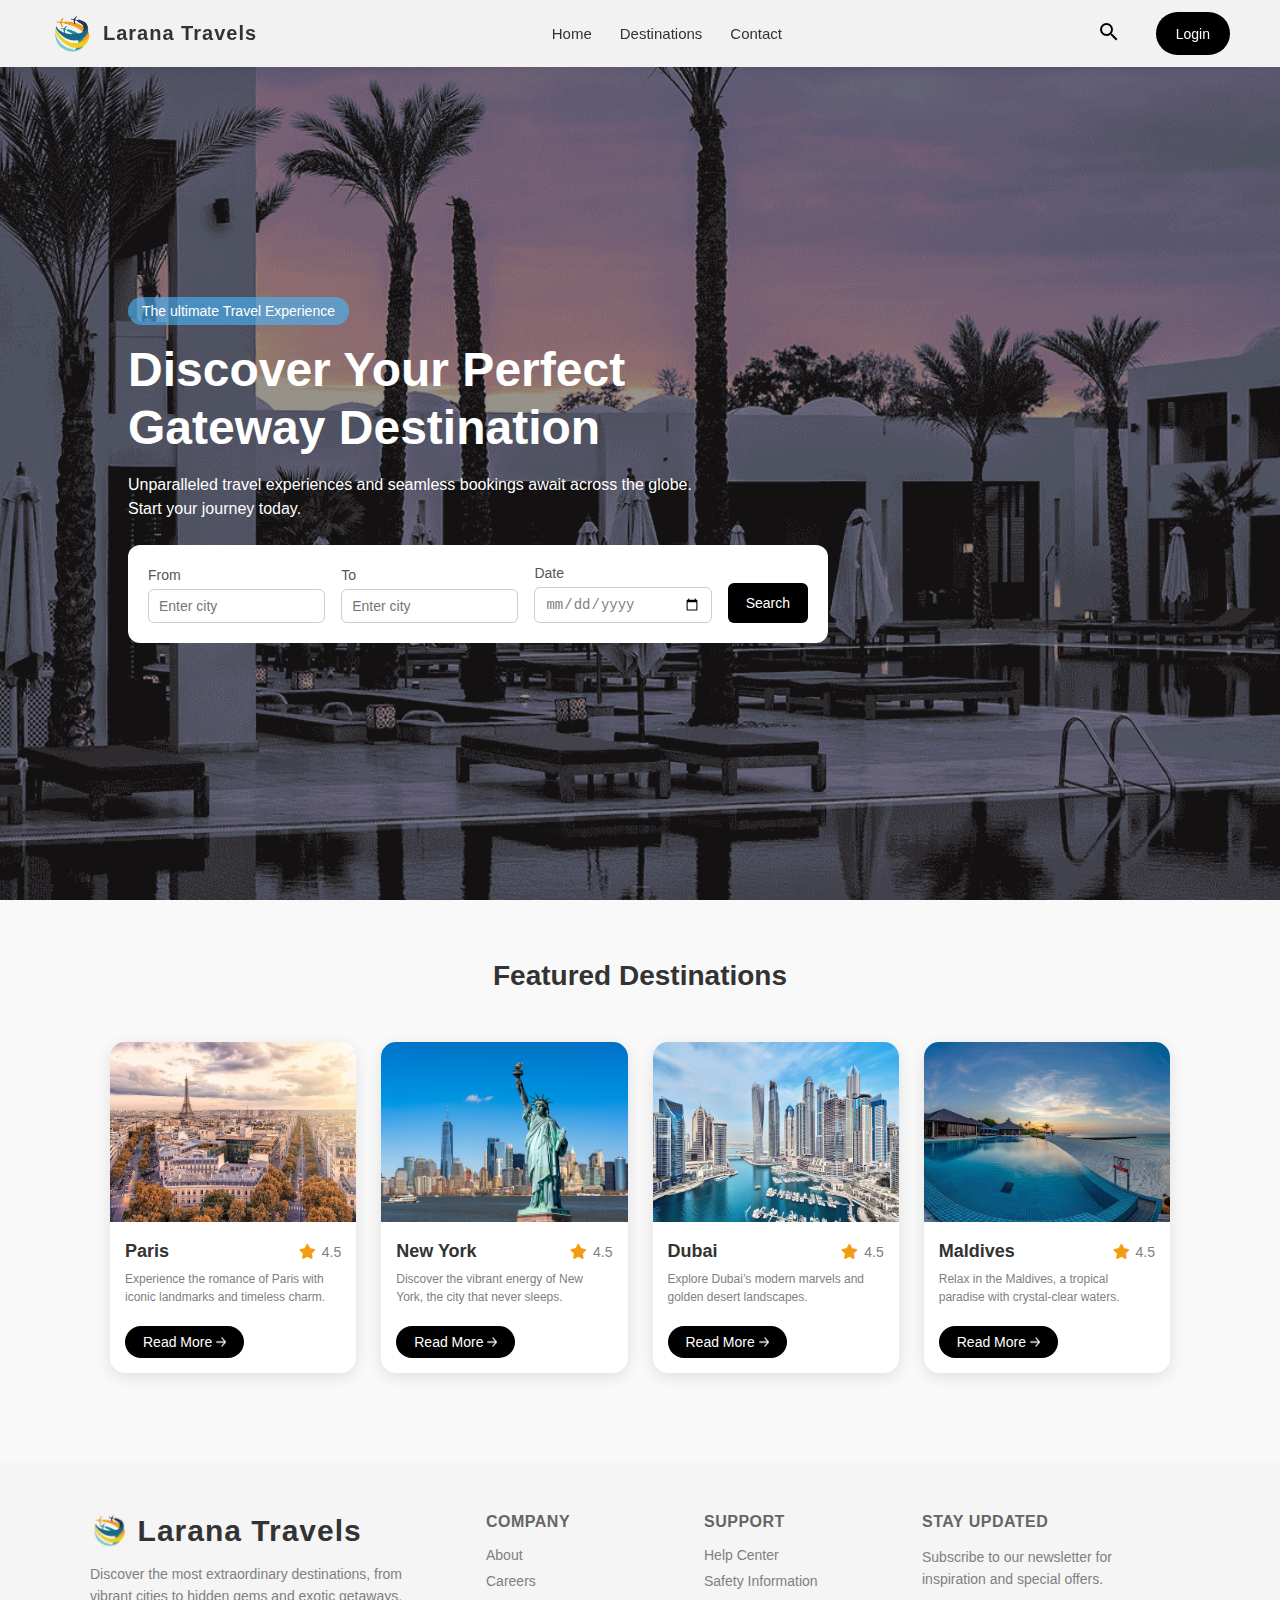
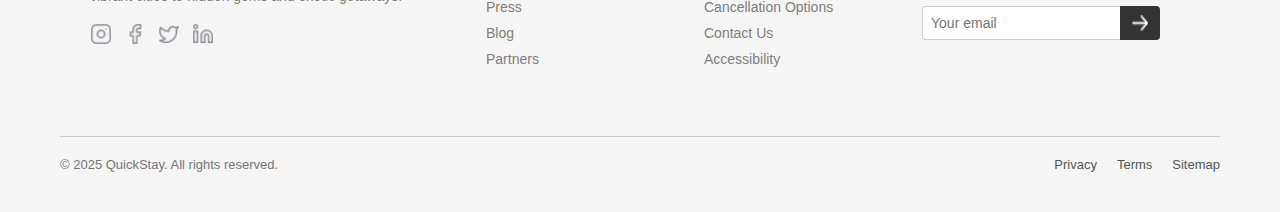
<file: index.html>
<!DOCTYPE html>
<html lang="en">
<head>
  <meta charset="UTF-8">
  <meta name="viewport" content="width=device-width, initial-scale=1.0">
  <title>Travel Booking - Home</title>
  <link rel="stylesheet" href="style.css">
  <link href="https://fonts.googleapis.com/icon?family=Material+Icons" rel="stylesheet">
  <link rel="stylesheet" href="https://cdnjs.cloudflare.com/ajax/libs/font-awesome/6.5.0/css/all.min.css">

</head>
<body>
  
    <!-- Navbar placeholder -->
  <div id="navbar"></div>

<section class="hero">
  <div class="hero-content">
    <p class="tagline">The ultimate Travel Experience</p>
    <h1>Discover Your Perfect Gateway Destination</h1>
    <p class="subtitle">
      Unparalleled travel experiences and seamless bookings await across the globe. <br> Start your journey today.
    </p>

    <!-- Search Bar -->
    <form class="search-form">
      <div class="form-group">
        <label for="from">From</label>
        <input type="text" id="from" list="cities" placeholder="Enter city" required />
        <datalist id="cities">
          <option value="New York"></option>
          <option value="Paris"></option>
          <option value="Maldives"></option>
          <option value="Dubai"></option>
          <option value="Istanbul"></option>
          <option value="San Francisco"></option>
        </datalist>
      </div>

      <div class="form-group">
        <label for="to">To</label>
        <input type="text" id="to" list="cities" placeholder="Enter city" required />
        <datalist id="cities">
          <option value="New York"></option>
          <option value="Paris"></option>
          <option value="Maldives"></option>
          <option value="Dubai"></option>
          <option value="Istanbul"></option>
          <option value="San Francisco"></option>
        </datalist>
      </div>

      <div class="form-group">
        <label for="date">Date</label>
        <input type="date" id="date" required />
      </div>

      <button type="submit" class="btn-search">
        Search
      </button>
    </form>
  </div>
</section>

<!-- Featured Destinations -->
<section class="featured-destinations">
    <h2>Featured Destinations</h2>
    <div class="card-container">

      <!-- Card 1 -->
      <div class="destination-card">
        <div class="card-image">
          <img src="assets/paris.jpg" alt="Paris">
        </div>
        <div class="card-content">
          <h3> Paris <span class="rating"><i class="fas fa-star"></i> 4.5</span></h3>
          <p class="description">Experience the romance of Paris with iconic landmarks and timeless charm.</p>
          <div class="card-footer">
            <a href="pages/booking.html?id=paris" class="book-btn">Read More
              <img src="assets/arrowIcon.png" alt="arrow-icon" />
            </a>  
            
          </div>
        </div>
      </div>

     <!-- Card 2 -->
      <div class="destination-card">
        <div class="card-image">
          <img src="assets/newyork.jpeg" alt="New York">
        </div>
        <div class="card-content">
          <h3> New York <span class="rating"><i class="fas fa-star"></i> 4.5</span></h3>
          <p class="description">Discover the vibrant energy of New York, the city that never sleeps.</p>
          <div class="card-footer">
            <a href="pages/booking.html?id=newyork" class="book-btn">Read More
              <img src="assets/arrowIcon.png" alt="arrow-icon" />
            </a>
          </div>
        </div>
      </div>

      <!-- Card 3 -->
      <div class="destination-card">
        <div class="card-image">
          <img src="assets/dubai.jpg" alt="Dubai">
        </div>
        <div class="card-content">
          <h3> Dubai <span class="rating"><i class="fas fa-star"></i> 4.5</span></h3>
          <p class="description">Explore Dubai’s modern marvels and golden desert landscapes.</p>
          <div class="card-footer">
            <a href="pages/booking.html?id=dubai" class="book-btn">Read More
              <img src="assets/arrowIcon.png" alt="arrow-icon" />
            </a>
          </div>
        </div>
      </div>

      <!-- Card 4 -->
      <div class="destination-card">
        <div class="card-image">
          <img src="assets/maldives.jpg" alt="Maldives">
        </div>
        <div class="card-content">
          <h3> Maldives <span class="rating"><i class="fas fa-star"></i> 4.5</span></h3>
          <p class="description">Relax in the Maldives, a tropical paradise with crystal-clear waters.</p>
          <div class="card-footer">
            <a href="pages/booking.html?id=maldives" class="book-btn">Read More
              <img src="assets/arrowIcon.png" alt="arrow-icon" />
            </a>
          </div>
        </div>
      </div>

    </div>
  </section>

  <!-- Footer placeholder -->
  <div id="footer"></div>

  <!-- Load Components -->
  <script src="../loadComponents.js"></script>


</body>
</html>
</file>
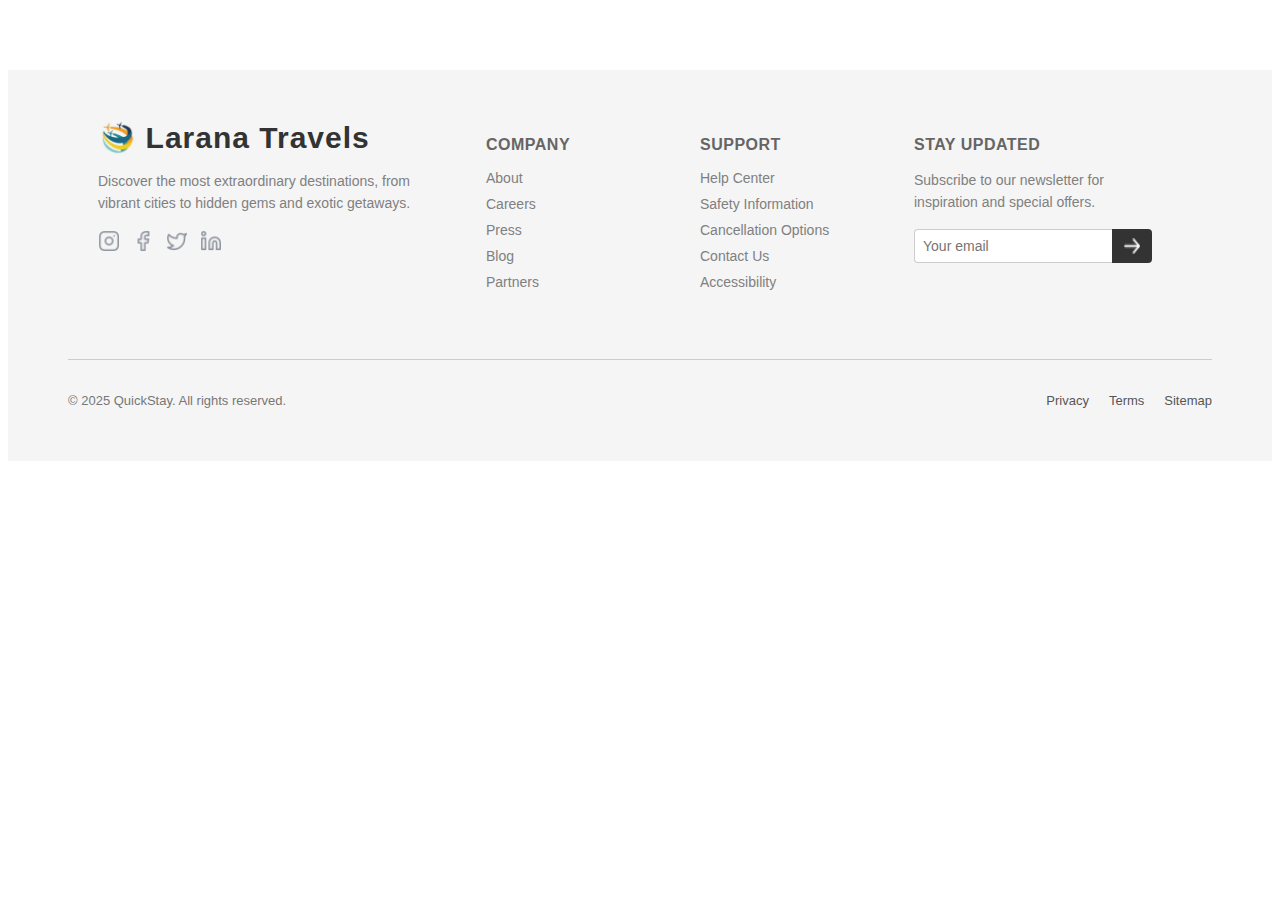
<file: footer.html>
<!DOCTYPE html>
<html lang="en">
<head>
  <meta charset="UTF-8">
  <meta name="viewport" content="width=device-width, initial-scale=1.0">
  <link href="https://fonts.googleapis.com/css2?family=Material+Icons" rel="stylesheet">
  <link rel="stylesheet" href="https://cdnjs.cloudflare.com/ajax/libs/font-awesome/6.5.0/css/all.min.css">

</head>
<body>
    <style>
        /* Footer */
.footer {
  background-color: #f5f5f5;
  color: #333;
  padding: 40px 60px;
  font-family: Arial, sans-serif;
  margin-top: 70px;
}

.footer-container {
  display: grid;
  grid-template-columns:  2fr 1fr 1fr 1fr;
  gap: 40px;
  margin: 10px 60px 60px 30px;
}

/* Footer Columns */
.footer-col h3 {
  font-size: 16px;
  margin-bottom: 15px;
  color: rgb(102, 101, 101);
  font-weight: 700;
  letter-spacing: 0.5px;
}

.footer-col p {
  font-size: 14px;
  line-height: 1.6;
  margin-bottom: 15px;
  color: gray;
}

.footer-col ul {
  list-style: none;
  padding: 0;
  margin: 0;
}

.footer-col ul li {
  margin-bottom: 8px;
}

.footer-col ul li a {
  color: gray;
  text-decoration: none;
  font-size: 14px;
  transition: color 0.3s;
}

.footer-col ul li a:hover {
  color: #000;
}

/* ✅ Logo + Brand Side by Side */
.footer-logo-container {
  display: flex;
  align-items: center;
  gap: 10px;
  margin-bottom: 15px;
}

.footer-logo {
  height: 35px;
}

.footer-logo-container .brand {
  font-size: 30px;
  font-weight: 700;
  letter-spacing: 1px;
  color: #333;
}

/* Social Icons */
.footer-social {
  display: flex;
  gap: 12px;
}

.footer-social img {
  width: 22px;
  height: 22px;
  cursor: pointer;
  transition: transform 0.3s ease;
}

.footer-social img:hover {
  transform: scale(1.2);
}

/* Newsletter */
.newsletter {
  display: flex;
  margin-top: 10px;
}

.newsletter input {
  flex: 1;
  padding: 8px;
  font-size: 14px;
  border: 1px solid #ccc;
  border-right: none;
  outline: none;
  border-radius: 4px 0 0 4px;
}

.newsletter button {
  background-color: #333;
  border: none;
  padding: 8px 12px;
  cursor: pointer;
  border-radius: 0 4px 4px 0;
  display: flex;
  align-items: center;
  justify-content: center;
}

.newsletter button img {
  width: 16px;
  height: 16px;
  filter: invert(1);
}

/* Footer Bottom */
.footer hr {
  border: 0;
  border-top: 1px solid #ccc;
  margin: 20px 0;
}

.footer-bottom {
  display: flex;
  justify-content: space-between;
  align-items: center;
  font-size: 13px;
  color: #777;
}

.footer-bottom ul {
  display: flex;
  gap: 20px;
  list-style: none;
}

.footer-bottom ul li a {
  text-decoration: none;
  color: #555;
  font-size: 13px;
}

.footer-bottom ul li a:hover {
  color: #000;
}

/* Responsive */
@media (max-width: 960px) {
  .footer-container {
    grid-template-columns: 1fr 1fr;
  }
}

@media (max-width: 600px) {
  .footer-container {
    grid-template-columns: 1fr;
  }

  .footer-bottom {
    flex-direction: column;
    gap: 10px;
    text-align: center;
  }
}
    </style>
     <!-- Footer -->
<footer class="footer">
  <div class="footer-container">

    <!-- Logo + Brand + Description + Social -->
    <div class="footer-col">
      <div class="footer-logo-container">
        <img src="../assets/logofooter.jpg" alt="logo" class="footer-logo" />
        <span class="brand">Larana Travels</span>
      </div>
      <p>
        Discover the most extraordinary destinations, from vibrant cities to hidden gems and exotic getaways.
      </p>
      <div class="footer-social">
        <img src="../assets/instagramIcon.png" alt="instagram-icon" />
        <img src="../assets/facebookIcon.png" alt="facebook-icon" />
        <img src="../assets/twitterIcon.png" alt="twitter-icon" />
        <img src="../assets/linkendinIcon.png" alt="linkedin-icon" />
      </div>
    </div>

    <!-- Company -->
    <div class="footer-col">
      <h3>COMPANY</h3>
      <ul>
        <li><a href="#">About</a></li>
        <li><a href="#">Careers</a></li>
        <li><a href="#">Press</a></li>
        <li><a href="#">Blog</a></li>
        <li><a href="#">Partners</a></li>
      </ul>
    </div>

    <!-- Support -->
    <div class="footer-col">
      <h3>SUPPORT</h3>
      <ul>
        <li><a href="#">Help Center</a></li>
        <li><a href="#">Safety Information</a></li>
        <li><a href="#">Cancellation Options</a></li>
        <li><a href="#">Contact Us</a></li>
        <li><a href="#">Accessibility</a></li>
      </ul>
    </div>

    <!-- Newsletter -->
    <div class="footer-col">
      <h3>STAY UPDATED</h3>
      <p>Subscribe to our newsletter for inspiration and special offers.</p>
      <div class="newsletter">
        <input type="text" placeholder="Your email" />
        <button>
          <img src="../assets/arrowIcon.png" alt="arrow-icon" />
        </button>
      </div>
    </div>
  </div>

  <hr />

  <div class="footer-bottom">
    <p>© 2025 QuickStay. All rights reserved.</p>
    <ul>
      <li><a href="#">Privacy</a></li>
      <li><a href="#">Terms</a></li>
      <li><a href="#">Sitemap</a></li>
    </ul>
  </div>
</footer>
</file>
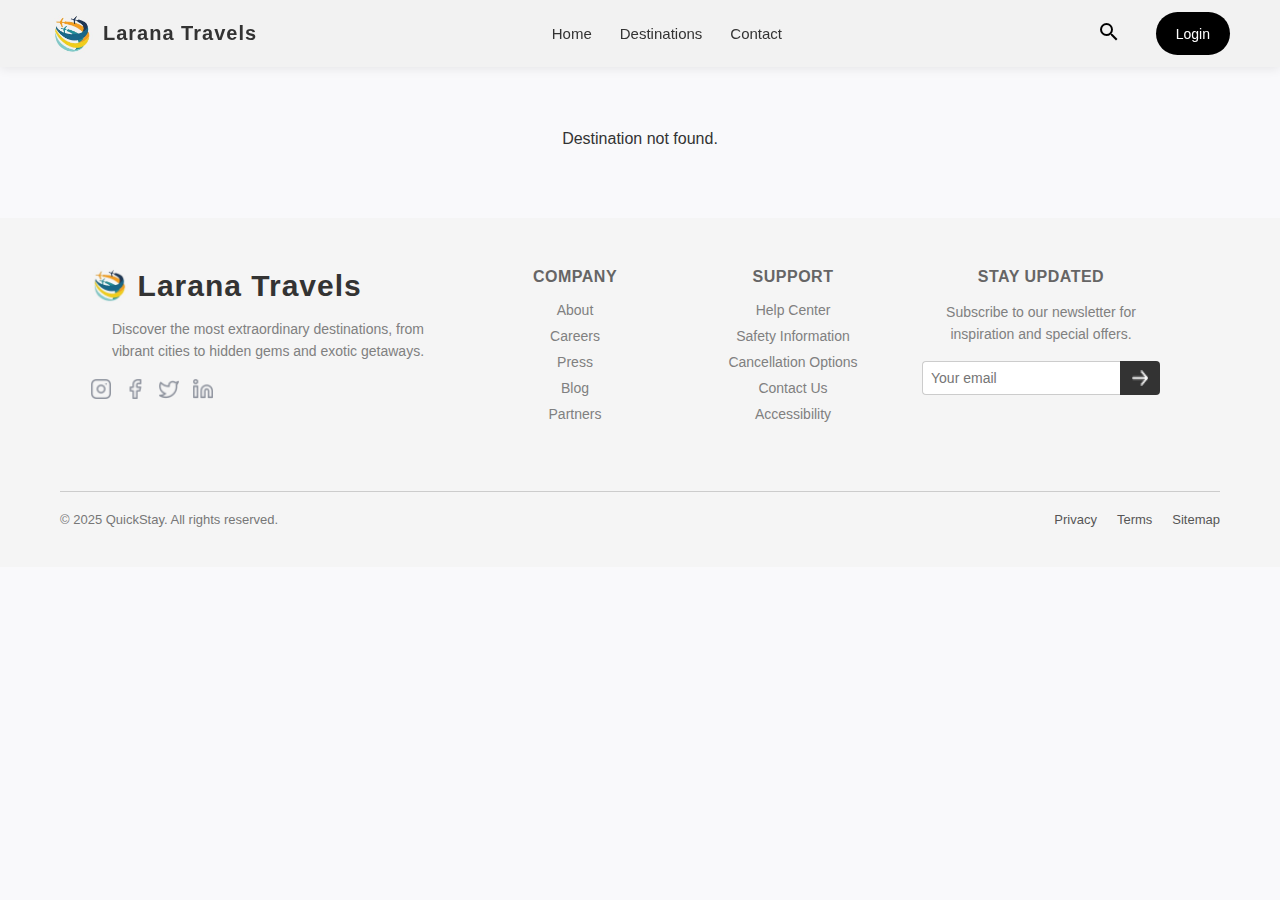
<file: pages/booking.html>
<!DOCTYPE html>
<html lang="en">
<head>
  <meta charset="UTF-8">
  <title>Destination Detail</title>
  <link rel="stylesheet" href="../style2.css">
  <link href="https://fonts.googleapis.com/icon?family=Material+Icons" rel="stylesheet">
  <link rel="stylesheet" href="https://cdnjs.cloudflare.com/ajax/libs/font-awesome/6.5.0/css/all.min.css">
  
</head>
<body>
    <!-- Navbar placeholder -->
  <div id="navbar"></div>
 
  <div id="destination-detail"></div>

  <script>
    // Dummy data
    const destinations = {
      paris: {
        name: "Paris",
        image: "../assets/paris.jpg",
        gallery: [
          "../assets/paris1.jpg",
          "../assets/paris2.jpg",
          "../assets/paris3.jpg"
        ],
        description: "Experience the romance of Paris with iconic landmarks and timeless charm. Stroll through charming streets, savor fine cuisine, and admire world-famous art.  "
      },
      newyork: {
        name: "New York",
        image: "../assets/newyork.jpeg",
        gallery: [
          "../assets/newyork1.jpg",
          "../assets/newyork2.jpg",
          "../assets/newyork3.jpg"
        ],
        description: "A luxury stay in the heart of New York with modern interiors and premium comfort. Explore the city’s vibrant culture, landmarks, and endless attractions just steps away."
      },
      istanbul: {
        name: "Istanbul",
        image: "../assets/istanbul.jpg",
        gallery: [
          "../assets/istanbul1.jpg",
          "../assets/istanbul2.jpg",
          "../assets/istanbul3.jpg"
        ],
        description: "TExperience Istanbul, where East meets West in a blend of history and culture. Marvel at ancient mosques, bazaars, and a vibrant food scene.  "
      },
      maldives: {
        name: "Maldives",
        image: "../assets/maldives.jpg",
        gallery: [
          "../assets/maldives1.jpg",
          "../assets/maldives2.jpg",
          "../assets/maldives3.jpg"
        ],
        description: "Relax in the Maldives, a tropical paradise with crystal-clear waters. Enjoy white sandy beaches and vibrant marine life for an unforgettable escape."
      },
      sanfrancisco: {
        name: "San Francisco",
        image: "../assets/sanfrancisco.jpg",
         gallery: [
          "../assets/sanfrancisco1.jpg",
          "../assets/sanfrancisco2.jpg",
          "../assets/sanfrancisco3.jpg"
        ],
        description: "Visit San Francisco, home to the Golden Gate Bridge and rolling hills. Enjoy diverse neighborhoods, waterfront views, and cultural landmarks.  "
      },
      dubai: {
        name: "Dubai",
        image: "../assets/dubai.jpg",
        gallery: [
          "../assets/dubai1.jpg",
          "../assets/dubai2.jpg",
          "../assets/dubai3.jpg"
        ],
        description: "Experience Dubai, a city of iconic skyscrapers and luxury shopping. Discover desert adventures, world-class dining, and vibrant nightlife.  "
      }
    };

    // Get the query param ?id=paris
    const params = new URLSearchParams(window.location.search);
    const id = params.get("id");

    // Load destination data
    const dest = destinations[id];
    if (dest) {
      // Generate thumbnails from gallery
      const thumbnails = dest.gallery
        .map(img => `<img src="${img}" alt="${dest.name} thumbnail" class="thumbnail">`)
        .join("");

      document.getElementById("destination-detail").innerHTML = `
        <div class="destination-container">
          <!-- LEFT COLUMN: Form -->
          <div class="destination-info">

            <h2>Book Your Trip to ${dest.name} Now</h2>
            <form class="booking-form">
              <div class="form-group">
                <label for="name">Name</label>
                <input type="text" id="name" placeholder="Enter name" required>
              </div>
              <div class="form-group">
                <label for="email">Email</label>
                <input type="email" id="email" placeholder="Enter email" required>
              </div>
              <div class="form-group">
                <label for="date">Travel Date</label>
                <input type="date" id="date" required>
              </div>
              <div class="form-group">
                <label for="travelers">No. of Travelers</label>
                <input type="number" id="travelers" min="1" required>
              </div>
              <button type="submit" class="book-btn">Book Now</button>
            </form>
          </div>

          <!-- RIGHT COLUMN: Image -->
          <div class="destination-image">
            <img src="${dest.image}" alt="${dest.name}" class="main-image">
            <div class="thumbnail-row">
              ${thumbnails}
            </div>
          </div>
        </div>
      `;
    // 🔥 Now that HTML exists, attach swap functionality
    const mainImage = document.querySelector(".main-image");
    const thumbnailElements = document.querySelectorAll(".thumbnail");

    thumbnailElements.forEach(thumbnail => {
      thumbnail.addEventListener("click", () => {
        const tempSrc = mainImage.src;
        mainImage.src = thumbnail.src;
        thumbnail.src = tempSrc;
      });
    });
  } else {
      document.getElementById("destination-detail").innerHTML = `<p>Destination not found.</p>`;
    }
  </script>

  <!-- Footer placeholder -->
  <div id="footer"></div>

  <!-- Load Components -->
  <script src="../loadComponents.js"></script>
</body>
</html>
</file>
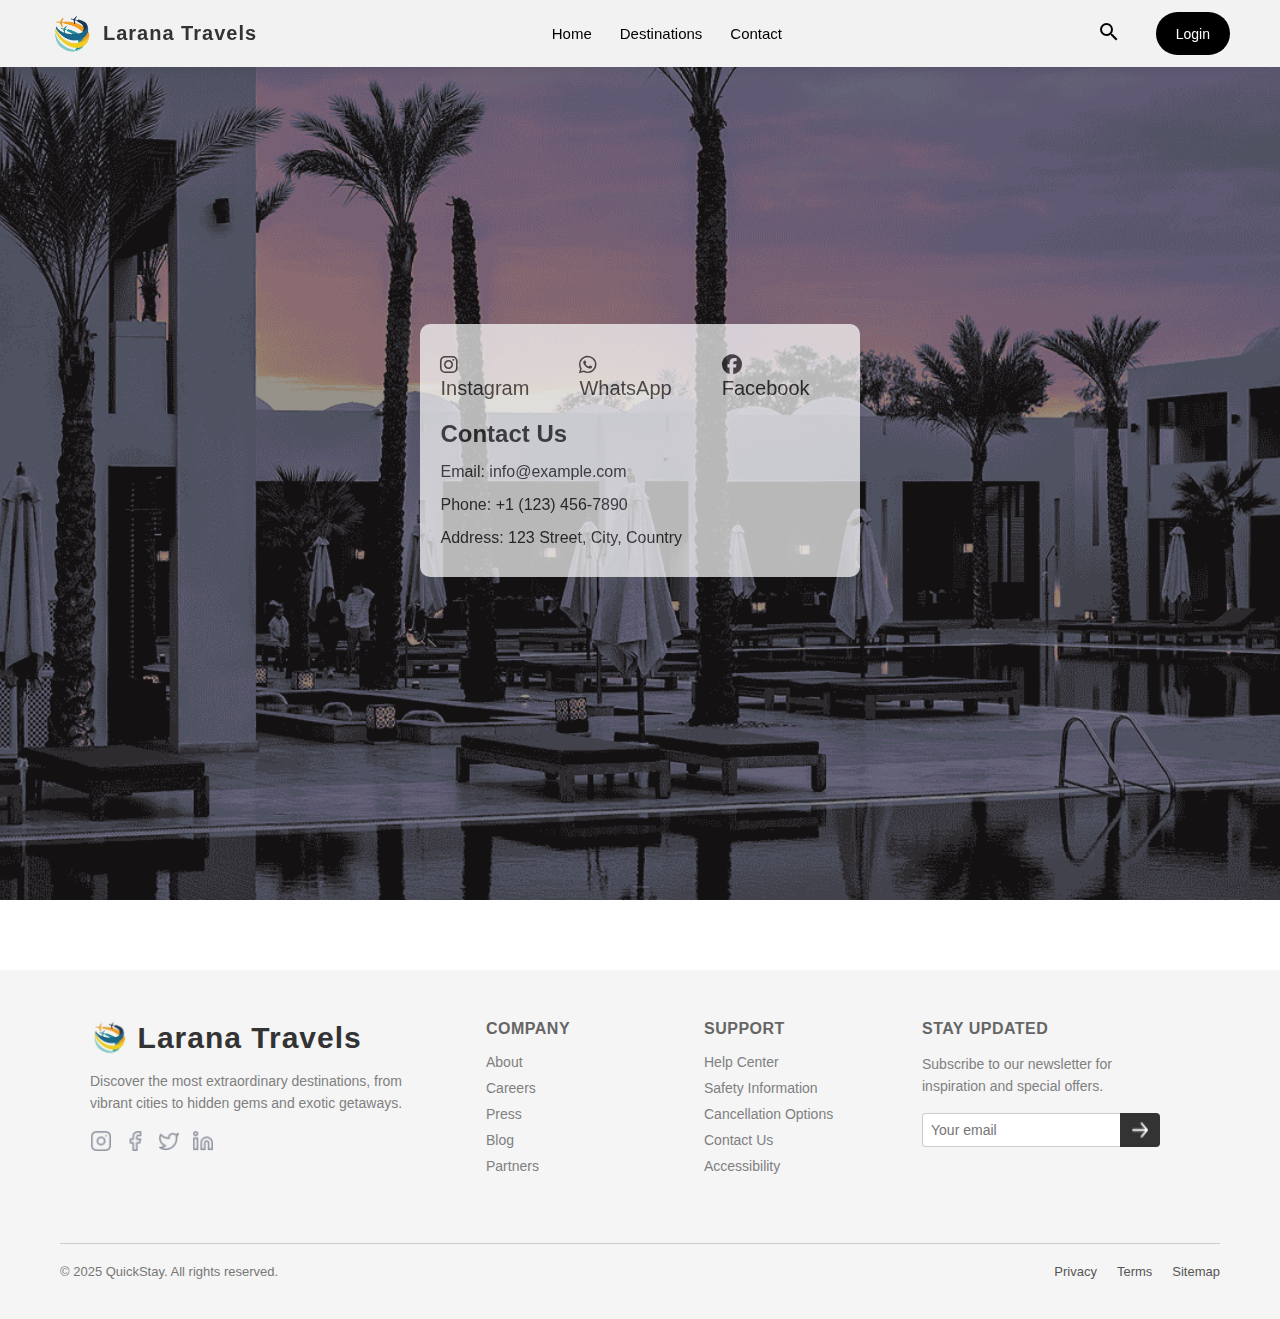
<file: pages/contact.html>
<!DOCTYPE html>
<html lang="en">
<head>
  <meta charset="UTF-8">
  <meta name="viewport" content="width=device-width, initial-scale=1.0">
  <title>Contact Us</title>
  <link rel="stylesheet" href="../style3.css">
  <link href="https://fonts.googleapis.com/css2?family=Material+Icons" rel="stylesheet">
  <link rel="stylesheet" href="https://cdnjs.cloudflare.com/ajax/libs/font-awesome/6.5.0/css/all.min.css">

</head>
<body>
   <!-- Navbar placeholder -->
  <div id="navbar"></div>

  <div class="hero">
    <div class="contact-container">
        <div class="contact-info">
            <h2>Contact Us</h2>
            <p>Email: info@example.com</p>
            <p>Phone: +1 (123) 456-7890</p>
            <p>Address: 123 Street, City, Country</p>
        </div>

        <div class="social-icons">
            <a href="https://www.instagram.com/" target="_blank"><i class="fab fa-instagram"></i><br> Instagram</a>
            <a href="https://wa.me/1234567890" target="_blank"><i class="fab fa-whatsapp"></i><br> WhatsApp</a>
            <a href="https://www.facebook.com/" target="_blank"><i class="fab fa-facebook"></i><br> Facebook</a>
        </div>
    </div>
  </div>
  <!-- Footer placeholder -->
  <div id="footer"></div>

  <!-- Load Components -->
  <script src="../loadComponents.js"></script>
    

</body>
</html>
</file>
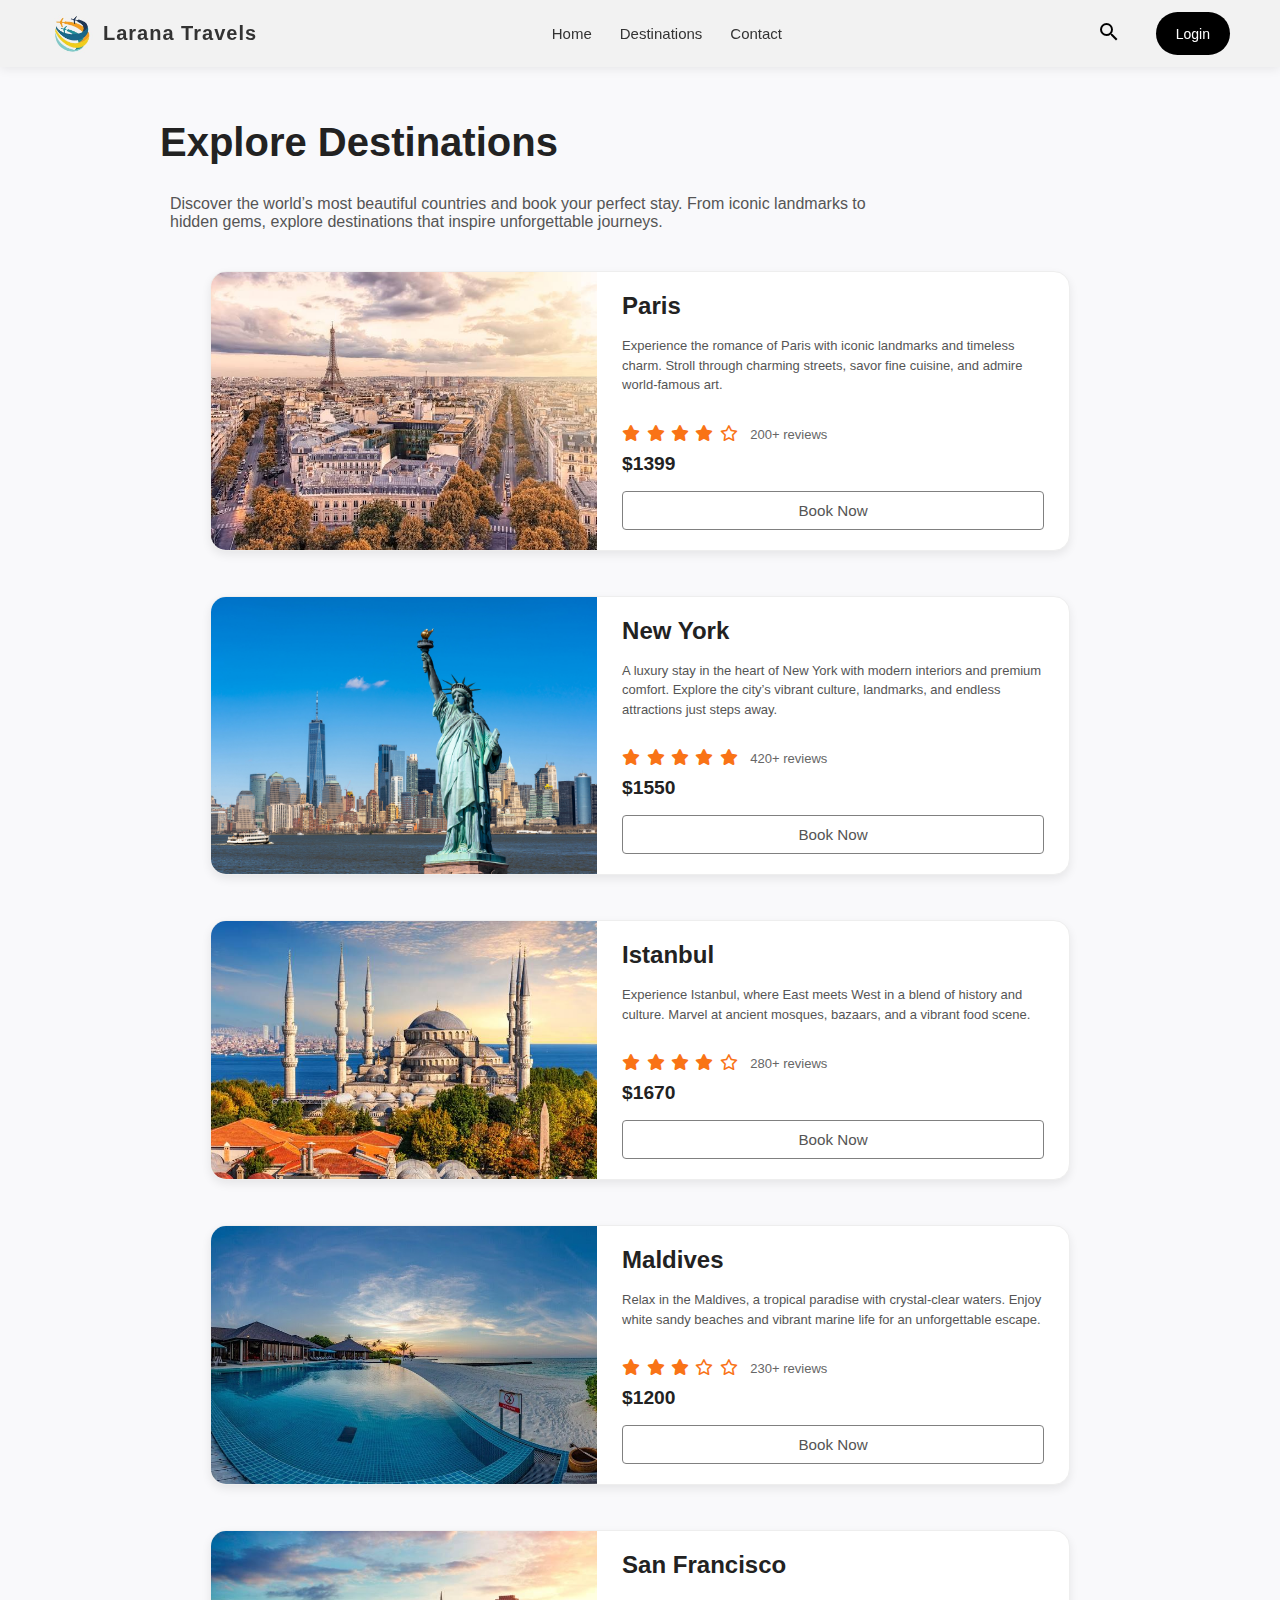
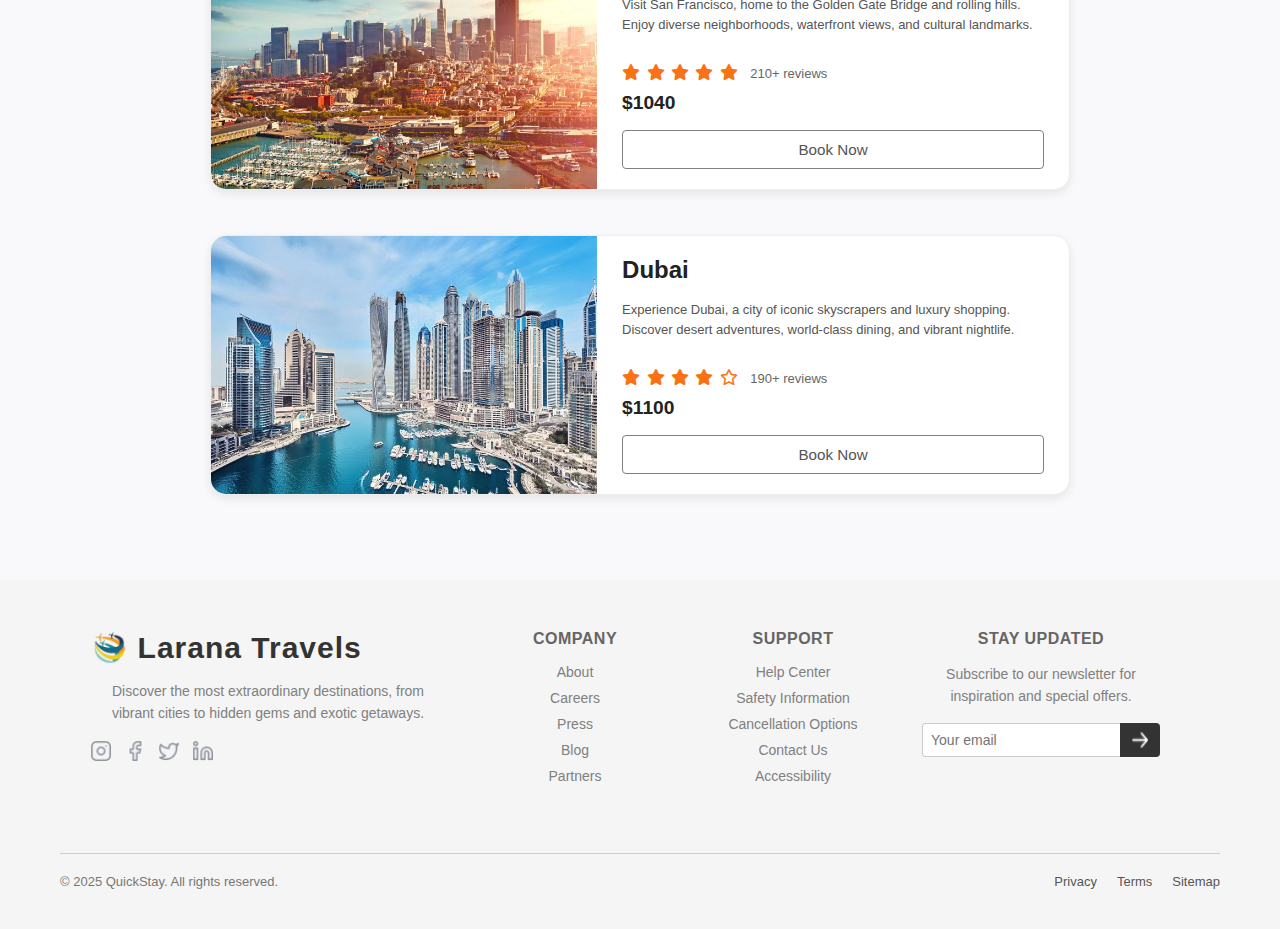
<file: pages/destinations.html>
<!DOCTYPE html>
<html lang="en">
<head>
  <meta charset="UTF-8">
  <meta name="viewport" content="width=device-width, initial-scale=1.0">
  <title>Destinations</title>
  <link rel="stylesheet" href="../style1.css">
  <link href="https://fonts.googleapis.com/icon?family=Material+Icons" rel="stylesheet">
  <link rel="stylesheet" href="https://cdnjs.cloudflare.com/ajax/libs/font-awesome/6.5.0/css/all.min.css">


</head>
<body>
  
  <!-- Navbar placeholder -->
  <div id="navbar"></div>

  <h1>Explore Destinations</h1>
  <p class="subtitle">  Discover the world’s most beautiful countries and book your perfect stay. 
  From iconic landmarks to hidden gems, explore destinations that inspire unforgettable journeys.</p>
  <div class="destinations-container">

    <!-- Paris -->
      <div class="destination-card">
        <img src="../assets/paris.jpg" alt="Paris">

        <div class="destination-content">
          <h3>Paris</h3>
          <p class="description">
            Experience the romance of Paris with iconic landmarks and timeless charm. Stroll through charming streets, savor fine cuisine, and admire world-famous art.  
          </p>
          <div class="destination-meta">
            <span class="stars">
              <i class="fa-solid fa-star"></i>
              <i class="fa-solid fa-star"></i>
              <i class="fa-solid fa-star"></i>
              <i class="fa-solid fa-star"></i>
              <i class="fa-regular fa-star"></i> <!-- empty star -->
            </span> 200+ reviews <br>
          </div>
          <div class="price">$1399</div>

          <!-- Read More Button -->
          <a href="booking.html?id=paris" class="book-btn">Book Now</a>
        </div>
      </div>


    <!-- New York -->
      <div class="destination-card">
        <img src="../assets/newyork.jpeg" alt="newyork">

        <div class="destination-content">
          <h3>New York</h3>
          <p class="description">
            A luxury stay in the heart of New York with modern interiors and premium comfort. Explore the city’s vibrant culture, landmarks, and endless attractions just steps away.
          </p>
          <div class="destination-meta">
            <span class="stars">
              <i class="fa-solid fa-star"></i>
              <i class="fa-solid fa-star"></i>
              <i class="fa-solid fa-star"></i>
              <i class="fa-solid fa-star"></i>
              <i class="fa-solid fa-star"></i> <!-- empty star -->
            </span> 420+ reviews <br>
          </div>

          <div class="price">$1550</div>

          <!-- Read More Button -->
          <a href="booking.html?id=newyork" class="book-btn">Book Now</a>
        </div>
      </div>

      <!-- istanbul -->
      <div class="destination-card">
        <img src="../assets/istanbul.jpg" alt="istanbul">

        <div class="destination-content">
          <h3>Istanbul</h3>
          <p class="description">
            Experience Istanbul, where East meets West in a blend of history and culture. Marvel at ancient mosques, bazaars, and a vibrant food scene.  
          </p>
          <div class="destination-meta">
            <span class="stars">
              <i class="fa-solid fa-star"></i>
              <i class="fa-solid fa-star"></i>
              <i class="fa-solid fa-star"></i>
              <i class="fa-solid fa-star"></i>
              <i class="fa-regular fa-star"></i> <!-- empty star -->
            </span> 280+ reviews <br>
          </div>

          <div class="price">$1670</div>

          <!-- Read More Button -->
          <a href="booking.html?id=istanbul" class="book-btn">Book Now</a>
        </div>
      </div>

    <!-- Maldives -->
      <div class="destination-card">
        <img src="../assets/maldives.jpg" alt="maldives">

        <div class="destination-content">
          <h3>Maldives</h3>
          <p class="description">
              Relax in the Maldives, a tropical paradise with crystal-clear waters. Enjoy white sandy beaches and vibrant marine life for an unforgettable escape.
          </p>
          <div class="destination-meta">
            <span class="stars">
              <i class="fa-solid fa-star"></i>
              <i class="fa-solid fa-star"></i>
              <i class="fa-solid fa-star"></i>
              <i class="fa-regular fa-star"></i>
              <i class="fa-regular fa-star"></i> <!-- empty star -->
            </span> 230+ reviews <br>
          </div>

          <div class="price">$1200</div>

          <!-- Read More Button -->
          <a href="booking.html?id=maldives" class="book-btn">Book Now</a>
        </div>
      </div>

      <!-- San francisco -->
      <div class="destination-card">
        <img src="../assets/sanfrancisco.jpg" alt="San Francisco">

        <div class="destination-content">
          <h3>San Francisco</h3>
          <p class="description">
              Visit San Francisco, home to the Golden Gate Bridge and rolling hills. Enjoy diverse neighborhoods, waterfront views, and cultural landmarks.  
          </p>
          </p>
          <div class="destination-meta">
            <span class="stars">
              <i class="fa-solid fa-star"></i>
              <i class="fa-solid fa-star"></i>
              <i class="fa-solid fa-star"></i>
              <i class="fa-solid fa-star"></i>
              <i class="fa-solid fa-star"></i> 
            </span> 210+ reviews <br>
          </div>

          <div class="price">$1040</div>

          <!-- Read More Button -->
          <a href="booking.html?id=sanfrancisco" class="book-btn">Book Now</a>
        </div>
      </div>

    <!-- Dubai -->
      <div class="destination-card">
        <img src="../assets/dubai.jpg" alt="dubai">

        <div class="destination-content">
          <h3>Dubai</h3>
          <p class="description">
            Experience Dubai, a city of iconic skyscrapers and luxury shopping. Discover desert adventures, world-class dining, and vibrant nightlife.  
          </p>
          <div class="destination-meta">
            <span class="stars">
              <i class="fa-solid fa-star"></i>
              <i class="fa-solid fa-star"></i>
              <i class="fa-solid fa-star"></i>
              <i class="fa-solid fa-star"></i>
              <i class="fa-regular fa-star"></i> <!-- empty star -->
            </span> 190+ reviews <br>
          </div>

          <div class="price">$1100</div>

          <!-- Read More Button -->
          <a href="booking.html?id=dubai" class="book-btn">Book Now</a>
        </div>
      </div>

  </div>

  <!-- Footer placeholder -->
  <div id="footer"></div>

  <!-- Load Components -->
  <script src="../loadComponents.js"></script>

</body>
</html>
</file>
<file: style2.css>
* {
margin: 0;
padding: 0;
box-sizing: border-box;
}

body {
font-family: "Poppins", sans-serif;
margin-top: 130px;
background-color: #f9f9fb;
color: #333;
text-align: center;
}

.destination-container {
  display: grid;
  grid-template-columns: 1fr 1.15fr; /* left small, right big */
  gap: 30px;
  max-width: 1200px;
  margin: 50px auto;
  padding: 0 20px;
  align-items: flex-start;
}

.destination-info h2 {
  font-size: 1.4rem;
  margin-bottom: 15px;
  color: black;
  margin-top: 30px;
}

/* ================= BOOKING FORM ================= */
.booking-form {
  background: #fff;
  padding: 25px;
  border-radius: 12px;
  box-shadow: 0 4px 10px rgba(0,0,0,0.1);
  display: flex;
  flex-direction: column;
  gap: 18px;
}

.form-group {
  display: flex;
  flex-direction: column;
  gap: 6px;
}

.form-group label {
  font-size: 0.95rem;
  font-weight: 500;
  color: #333;
  text-align: left;
}

.form-group input {
  padding: 10px 12px;
  border-radius: 6px;
  border: 1px solid #ccc;
  font-size: 0.95rem;
  color: grey;
  font-size: 13px;
}

.book-btn {
  background-color: black;   /* white */
  color: white;                /* grey text */
  border: 1px solid black; 
  border-radius: 8px;
  padding: 12px;
  font-size: 1rem;
  font-weight: 500;
  cursor: pointer;
  transition: all 0.3s ease;
}

.book-btn:hover {
  opacity: 0.8;
}

/* ================= IMAGE ================= */
.destination-image {
  display: flex;
  flex-direction: column;
  gap: 15px;
}

.destination-image .main-image {
  width: 100%;
  height: 350px;
  object-fit: cover;
  border-radius: 12px;
}

.thumbnail-row {
  display: grid;
  grid-template-columns: repeat(3, 1fr);
  gap: 12px;
}

.thumbnail-row img {
  width: 100%;
  height: 150px;
  object-fit: cover;
  border-radius: 8px;
  cursor: pointer;
  transition: transform 0.3s ease, opacity 0.3s ease;
}
</file>
<file: style3.css>
* {
    margin: 0;
    padding: 0;
    box-sizing: border-box;
}

body {
    font-family: "Poppins", sans-serif;
    margin: 0;
    height: auto;
}

.hero {
    background: url("assets/heroImage.png") no-repeat center center/cover;
    color: white;
    height: 100vh;
    display: flex;
    align-items: center;
    padding: 0 10%;
    }

.contact-container {
    max-width: 450px;
    max-height: 500px;
    margin: 20px auto;
    padding: 10px;
    background-color: white;
    opacity: 0.7;
    border-radius: 10px;
    display: flex;
    flex-direction: column-reverse;
}

.contact-info {
    text-align: left;
    color: #333;
    margin: 20px 0px 20px 10px;
    display: flex;
    flex-direction: column;  /* stack items vertically */
    gap: 15px; 
}


.social-icons {
    font-size: 24px;
    margin-top: 20px;
    display: flex;
}

.social-icons a {
    color: #333;
    margin-left: 10px;
    margin-right: 40px;
    text-decoration: none;
    font-size: 20px;
}
</file>
<file: style1.css>
* {
  margin: 0;
  padding: 0;
  box-sizing: border-box;
}

/* General page styling */
body {
  font-family: "Poppins", sans-serif;
  margin: 0;
  padding: 120px 0px 0px 0px;
  background-color: #f9f9fb;
  color: #333;
  text-align: center;
}

/* Heading */
h1 {
  font-size: 2.5rem;
  font-weight: 700;
  margin-bottom: 50px;
  color: #222;
  text-align: left;   /* move to left */
  margin-left: 160px;  /* optional: add spacing from the edge */
}

.subtitle {
  font-size: 16px;
  color: #555;
  margin: -20px 0 30px 20px; /* adjust spacing under h1 */
  text-align: left;          /* keep aligned with h1 */
  max-width: 700px;          /* optional: limit line length */
  margin-left: 170px;
}



/* Container for all destination cards */
.destinations-container {
  display: flex;
  flex-direction: column;   /* stack vertically */
  gap: 30px;                
  max-width: 900px;        /* wider card */
  margin: 40px auto;
  padding: 0 20px;

}

/* Each destination card */
.destination-card {
  display: flex;
  flex-direction: row;      /* image left, content right */
  align-items: stretch;
  background: #fff;
  border: 1px solid #eee;
  border-radius: 16px;
  box-shadow: 0 4px 10px rgba(0,0,0,0.08);
  overflow: hidden;
  transition: transform 0.3s ease, box-shadow 0.3s ease;
  margin-bottom: 15px;
}

/* Hover effect */
.destination-card:hover {
  transform: translateY(-6px);
  box-shadow: 0 10px 20px rgba(0, 0, 0, 0.12);
}

/* Destination image */
.destination-card img {
  width: 45%;                 /* left side image */
  height: auto;
  object-fit: cover;
}

/* Right side content */
.destination-content {
  flex: 1;
  text-align: left;
  padding: 20px 25px;
  display: flex;
  flex-direction: column;
  justify-content: space-between;
}

/* Title */
.destination-content h3 {
  font-size: 1.5rem;
  font-weight: 600;
  color: #222;
  margin-bottom: 1px;
}

.description {
  font-size: 13px;
  color: #555;
  margin-top: 15px;
  margin-bottom: 30px;
  line-height: 1.5;
}

/* Location & Reviews */
.destination-meta {
  font-size: 13px;
  color: #666;
  margin-bottom: 10px;
}

.stars {
  color: #f97316;   /* orange stars */
  font-size: 1rem;
  margin-right: 6px;
}

.stars i {
  color: #f97316;   /* orange color for stars */
  margin-right: 2px;
  font-size: 1rem;
}

/* Price */
.price {
  font-size: 1.2rem;
  font-weight: 700;
  color: #222;
  margin-top: auto;
}

/* Button */
.book-btn {
  display: inline-block;
  margin-top: 16px;
  padding: 10px 18px;
  background-color: #ffffff;   /* white */
  color: #555;                /* grey text */
  border: 1px solid gray;     /* black border */
  text-decoration: none;
  border-radius: 4px;         /* less rounded corners */
  font-size: 0.95rem;
  font-weight: 500;
  text-align: center;
  width: auto;
  transition: all 0.3s ease;
}

/* Button hover */
.book-btn:hover {
  background-color:  #f5f5f5; 
}
</file>
<file: style.css>
/* Reset */
* {
  margin: 0;
  padding: 0;
  box-sizing: border-box;
}

body {
  font-family: "Poppins", sans-serif;
  background: #f9f9f9;
  color: #333;
  min-height: 200vh; /* just to allow scrolling for demo */
}

/* Hero Section */
.hero {
  background: url("assets/heroImage.png") no-repeat center center/cover;
  color: white;
  height: 100vh;
  display: flex;
  align-items: center;
  padding: 0 10%;
}

.hero-content {
  max-width: 700px;
  margin-top: 40px;
}

.hero .tagline {
  background: rgba(73, 185, 255, 0.6);
  display: inline-block;
  padding: 6px 14px;
  border-radius: 20px;
  font-size: 14px;
  margin-bottom: 16px;
}

.hero h1 {
  font-size: 48px;
  line-height: 1.2;
  font-weight: 700;
  margin-bottom: 16px;
}

.hero .subtitle {
  font-size: 16px;
  line-height: 1.5;
  margin-bottom: 24px;
}

/* Search Form */
.search-form {
  background: white;
  color: #333;
  border-radius: 12px;
  padding: 20px;
  display: flex;
  flex-wrap: wrap;
  gap: 16px;
  align-items: end;
}

.search-form .form-group {
  display: flex;
  flex-direction: column;
  flex: 1;
  min-width: 140px;
}

.search-form label {
  font-size: 14px;
  margin-bottom: 6px;
  color: #555;
}

.search-form input {
  padding: 8px 10px;
  border: 1px solid #ccc;
  border-radius: 6px;
  font-size: 14px;
  outline: none;
  color: grey;
}

.search-form .btn-search {
  background: black;
  color: white;
  padding: 12px 18px;
  border: none;
  border-radius: 6px;
  cursor: pointer;
  font-size: 14px;
  transition: 0.3s ease;
}

.search-form .btn-search:hover {
  background: #333;
}

/* Featured Destinations */
.featured-destinations {
  max-width: 1100px;
  margin: 40px auto;
  padding: 20px;
}

.featured-destinations h2 {
  text-align: center;
  font-size: 28px;
  margin-bottom: 30px;
  color: #333;
}

.card-container {
  margin-top: 50px;
  display: grid;
  grid-template-columns: repeat(4, 1fr);
  gap: 25px;
}

.destination-card {
  background: #fff;
  border-radius: 15px;
  box-shadow: 0 4px 15px rgba(0,0,0,0.1);
  overflow: hidden;
  transition: transform 0.3s ease;
}

.destination-card:hover {
  transform: translateY(-5px);
}

.card-image img {
  width: 100%;
  height: 180px;
  object-fit: cover;
}

.card-content {
  padding: 15px;
}

.card-content h3 {
  font-size: 18px;
  font-weight: 600;
  margin: 0 0 5px;
  display: flex;
  justify-content: space-between;
  align-items: center;
}

.rating {
  display: flex;
  align-items: center;
  gap: 6px;
  font-size: 14px;
  font-weight: 500;
  color: grey;
  margin-bottom: 5px 0;
}

.rating i {
  color: #f39c12;
  font-size: 15px;
}

/* Description inside cards */
.card-content .description {
  font-size: 12px;
  color: gray;         
  line-height: 1.5;
  margin: 8px 0 12px;   
}

.card-footer {
  display: flex;
  justify-content: space-between;
  align-items: center;
  margin-top: 20px;
}

.book-btn {
  background: black;
  color: white;
  padding: 8px 18px;
  border-radius: 18px;
  font-size: 14px;
  font-weight: 500;
  cursor: pointer;
  transition: 0.3s ease;
  text-decoration: none;
}

.book-btn img {
  width: 10px;
  height: 10px;
  filter: invert(1); /* keep it white */
  display: inline-block;
}
</file>
